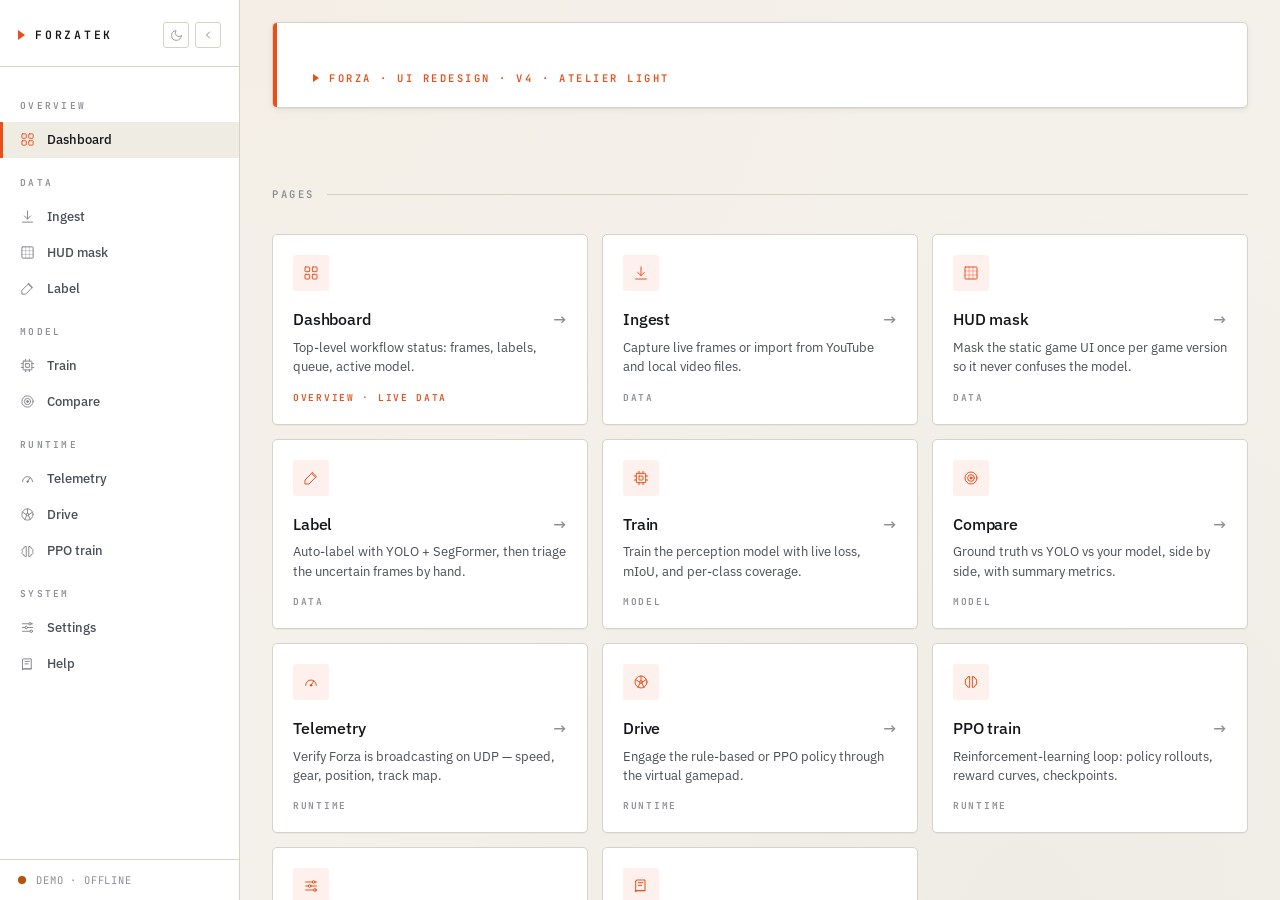
<file: frontend/index.html>
<!DOCTYPE html>
<html lang="en">
<head>
  <meta charset="UTF-8" />
  <title>ForzaTek — Redesign Preview</title>
  <link rel="stylesheet" href="app.css" />
  <script src="app.js"></script>
  <style>
    .hero {
      padding: 44px 40px 40px;
      background: var(--surface);
      border: 1px solid var(--edge);
      border-radius: var(--radius-lg);
      box-shadow: var(--shadow-2);
      position: relative;
      overflow: hidden;
      margin-bottom: 26px;
    }
    .hero::before {
      content: '';
      position: absolute; left: 0; top: 0; bottom: 0;
      width: 4px;
      background: var(--accent);
    }
    .hero .eyebrow {
      font-family: var(--font-mono);
      font-size: 10.5px;
      font-weight: 600;
      letter-spacing: 0.24em;
      color: var(--accent);
      text-transform: uppercase;
      margin-bottom: 18px;
      display: inline-flex; align-items: center; gap: 10px;
    }
    .hero .eyebrow::before {
      content: ''; width: 0; height: 0;
      border-left: 6px solid var(--accent);
      border-top: 4px solid transparent;
      border-bottom: 4px solid transparent;
    }
    .hero h1 {
      font-size: 40px;
      font-weight: 500;
      letter-spacing: -0.025em;
      color: var(--ink);
      line-height: 1.1;
      max-width: 760px;
    }
    .hero h1 span { color: var(--accent); }
    .hero p {
      font-size: 14.5px;
      color: var(--ink-dim);
      max-width: 660px;
      margin-top: 16px;
      line-height: 1.65;
    }
    .hero .meta {
      margin-top: 24px;
      display: flex; gap: 8px; flex-wrap: wrap;
    }

    .section-title {
      font-family: var(--font-mono);
      font-size: 10.5px;
      font-weight: 600;
      letter-spacing: 0.24em;
      color: var(--ink-faint);
      text-transform: uppercase;
      margin: 36px 0 16px;
      display: flex; align-items: center; gap: 12px;
    }
    .section-title::after {
      content: '';
      flex: 1;
      height: 1px;
      background: var(--edge);
    }

    .page-grid {
      display: grid;
      grid-template-columns: repeat(auto-fill, minmax(260px, 1fr));
      gap: 14px;
    }
    .page-card {
      background: var(--surface);
      border: 1px solid var(--edge);
      border-radius: var(--radius-lg);
      padding: 20px 20px 18px;
      position: relative;
      display: block;
      transition: border-color var(--tx), transform var(--tx), box-shadow var(--tx);
      box-shadow: var(--shadow-1);
      overflow: hidden;
    }
    .page-card:hover {
      border-color: var(--edge-hot);
      transform: translateY(-1px);
      box-shadow: var(--shadow-2);
    }
    .page-card:hover .pc-title { color: var(--accent); }
    .page-card:hover .pc-arrow { transform: translateX(3px); color: var(--accent); }

    .pc-icon {
      width: 36px; height: 36px;
      border-radius: var(--radius);
      background: var(--accent-bg);
      display: inline-flex; align-items: center; justify-content: center;
      color: var(--accent);
      margin-bottom: 16px;
    }
    .pc-title {
      font-size: 16px;
      font-weight: 500;
      color: var(--ink);
      letter-spacing: -0.01em;
      transition: color var(--tx);
      display: flex; justify-content: space-between; align-items: center;
    }
    .pc-arrow {
      color: var(--ink-faint);
      transition: transform var(--tx), color var(--tx);
    }
    .pc-sub {
      font-size: 12.5px;
      color: var(--ink-dim);
      line-height: 1.55;
      margin-top: 6px;
    }
    .pc-tag {
      font-family: var(--font-mono);
      font-size: 9.5px;
      font-weight: 600;
      letter-spacing: 0.18em;
      text-transform: uppercase;
      color: var(--ink-faint);
      margin-top: 14px;
    }
    .pc-tag.stub { color: var(--warn); }
    .pc-tag.live { color: var(--accent); }

    .tokens-row {
      display: grid;
      grid-template-columns: repeat(auto-fit, minmax(130px, 1fr));
      gap: 10px;
      margin-top: 12px;
    }
    .swatch {
      border: 1px solid var(--edge);
      border-radius: var(--radius);
      padding: 12px 14px;
      background: var(--surface);
      display: flex; flex-direction: column; gap: 8px;
    }
    .swatch .chip {
      height: 36px;
      border-radius: 3px;
      border: 1px solid rgba(20,22,27,0.08);
    }
    .swatch .name {
      font-family: var(--font-mono);
      font-size: 10px;
      font-weight: 600;
      letter-spacing: 0.12em;
      color: var(--ink-faint);
      text-transform: uppercase;
    }
    .swatch .hex {
      font-family: var(--font-mono);
      font-size: 11.5px;
      color: var(--ink);
    }
  </style>
</head>
<body>

<main class="page">

  <section class="hero">
    <div class="eyebrow">Forza · UI redesign · v4 · Atelier Light</div>
    <h1>A new face for <span>the driver-training console.</span></h1>
    <p>
      A complete rethink of the visual language — warm paper background, deep-ink type, a single rally-orange signal accent. Sharper geometry, no glow, no glass. Same class names across the system, so all eleven pages adopt the new look without per-page rewrites.
    </p>
    <div class="meta">
      <span class="pill accent">11 pages</span>
      <span class="pill">design tokens</span>
      <span class="pill">shared components</span>
      <span class="pill">drop-in replacement</span>
    </div>
  </section>

  <div class="section-title">Pages</div>
  <div class="page-grid">

    <a href="dashboard.html" class="page-card">
      <div class="pc-icon"><svg width="16" height="16" viewBox="0 0 24 24" fill="none" stroke="currentColor" stroke-width="1.5" stroke-linecap="round" stroke-linejoin="round"><rect x="3" y="3" width="7" height="7" rx="1"/><rect x="14" y="3" width="7" height="7" rx="1"/><rect x="3" y="14" width="7" height="7" rx="1"/><rect x="14" y="14" width="7" height="7" rx="1"/></svg></div>
      <div class="pc-title">Dashboard <span class="pc-arrow">→</span></div>
      <div class="pc-sub">Top-level workflow status: frames, labels, queue, active model.</div>
      <div class="pc-tag live">Overview · live data</div>
    </a>

    <a href="ingest.html" class="page-card">
      <div class="pc-icon"><svg width="16" height="16" viewBox="0 0 24 24" fill="none" stroke="currentColor" stroke-width="1.5" stroke-linecap="round" stroke-linejoin="round"><path d="M12 3v13M7 11l5 5 5-5M4 21h16"/></svg></div>
      <div class="pc-title">Ingest <span class="pc-arrow">→</span></div>
      <div class="pc-sub">Capture live frames or import from YouTube and local video files.</div>
      <div class="pc-tag">Data</div>
    </a>

    <a href="hud_mask.html" class="page-card">
      <div class="pc-icon"><svg width="16" height="16" viewBox="0 0 24 24" fill="none" stroke="currentColor" stroke-width="1.5" stroke-linecap="round" stroke-linejoin="round"><rect x="3" y="3" width="18" height="18" rx="1"/><path d="M3 9h18M3 15h18M9 3v18M15 3v18" opacity="0.4"/></svg></div>
      <div class="pc-title">HUD mask <span class="pc-arrow">→</span></div>
      <div class="pc-sub">Mask the static game UI once per game version so it never confuses the model.</div>
      <div class="pc-tag">Data</div>
    </a>

    <a href="label.html" class="page-card">
      <div class="pc-icon"><svg width="16" height="16" viewBox="0 0 24 24" fill="none" stroke="currentColor" stroke-width="1.5" stroke-linecap="round" stroke-linejoin="round"><path d="M14 4l6 6L9 21H3v-6L14 4z"/><path d="M13 5l6 6"/></svg></div>
      <div class="pc-title">Label <span class="pc-arrow">→</span></div>
      <div class="pc-sub">Auto-label with YOLO + SegFormer, then triage the uncertain frames by hand.</div>
      <div class="pc-tag">Data</div>
    </a>

    <a href="train.html" class="page-card">
      <div class="pc-icon"><svg width="16" height="16" viewBox="0 0 24 24" fill="none" stroke="currentColor" stroke-width="1.5" stroke-linecap="round" stroke-linejoin="round"><rect x="5" y="5" width="14" height="14" rx="1"/><rect x="9" y="9" width="6" height="6" rx="0.5"/><path d="M9 2v3M15 2v3M9 19v3M15 19v3M2 9h3M2 15h3M19 9h3M19 15h3"/></svg></div>
      <div class="pc-title">Train <span class="pc-arrow">→</span></div>
      <div class="pc-sub">Train the perception model with live loss, mIoU, and per-class coverage.</div>
      <div class="pc-tag">Model</div>
    </a>

    <a href="compare.html" class="page-card">
      <div class="pc-icon"><svg width="16" height="16" viewBox="0 0 24 24" fill="none" stroke="currentColor" stroke-width="1.5" stroke-linecap="round" stroke-linejoin="round"><circle cx="12" cy="12" r="9"/><circle cx="12" cy="12" r="5"/><circle cx="12" cy="12" r="1.5" fill="currentColor"/></svg></div>
      <div class="pc-title">Compare <span class="pc-arrow">→</span></div>
      <div class="pc-sub">Ground truth vs YOLO vs your model, side by side, with summary metrics.</div>
      <div class="pc-tag">Model</div>
    </a>

    <a href="telemetry.html" class="page-card">
      <div class="pc-icon"><svg width="16" height="16" viewBox="0 0 24 24" fill="none" stroke="currentColor" stroke-width="1.5" stroke-linecap="round" stroke-linejoin="round"><path d="M4 17a8 8 0 1116 0"/><path d="M12 17l4-6"/><circle cx="12" cy="17" r="1.2" fill="currentColor"/></svg></div>
      <div class="pc-title">Telemetry <span class="pc-arrow">→</span></div>
      <div class="pc-sub">Verify Forza is broadcasting on UDP — speed, gear, position, track map.</div>
      <div class="pc-tag">Runtime</div>
    </a>

    <a href="drive.html" class="page-card">
      <div class="pc-icon"><svg width="16" height="16" viewBox="0 0 24 24" fill="none" stroke="currentColor" stroke-width="1.5" stroke-linecap="round" stroke-linejoin="round"><circle cx="12" cy="12" r="9"/><circle cx="12" cy="12" r="2"/><path d="M12 3v7M4.5 8.5l6 4M19.5 8.5l-6 4M7.5 20l3-6M16.5 20l-3-6"/></svg></div>
      <div class="pc-title">Drive <span class="pc-arrow">→</span></div>
      <div class="pc-sub">Engage the rule-based or PPO policy through the virtual gamepad.</div>
      <div class="pc-tag">Runtime</div>
    </a>

    <a href="ppo.html" class="page-card">
      <div class="pc-icon"><svg width="16" height="16" viewBox="0 0 24 24" fill="none" stroke="currentColor" stroke-width="1.5" stroke-linecap="round" stroke-linejoin="round"><path d="M9 4a3 3 0 00-3 3 3 3 0 00-2 5 3 3 0 002 5 3 3 0 003 3h1V4H9z"/><path d="M15 4a3 3 0 013 3 3 3 0 012 5 3 3 0 01-2 5 3 3 0 01-3 3h-1V4h1z"/></svg></div>
      <div class="pc-title">PPO train <span class="pc-arrow">→</span></div>
      <div class="pc-sub">Reinforcement-learning loop: policy rollouts, reward curves, checkpoints.</div>
      <div class="pc-tag">Runtime</div>
    </a>

    <a href="settings.html" class="page-card">
      <div class="pc-icon"><svg width="16" height="16" viewBox="0 0 24 24" fill="none" stroke="currentColor" stroke-width="1.5" stroke-linecap="round" stroke-linejoin="round"><path d="M4 6h10M18 6h2M4 12h4M12 12h8M4 18h12M20 18h0"/><circle cx="16" cy="6" r="2"/><circle cx="10" cy="12" r="2"/><circle cx="18" cy="18" r="2"/></svg></div>
      <div class="pc-title">Settings <span class="pc-arrow">→</span></div>
      <div class="pc-sub">Persistent preferences and pipeline tunables.</div>
      <div class="pc-tag stub">System · stub</div>
    </a>

    <a href="help.html" class="page-card">
      <div class="pc-icon"><svg width="16" height="16" viewBox="0 0 24 24" fill="none" stroke="currentColor" stroke-width="1.5" stroke-linecap="round" stroke-linejoin="round"><path d="M4 5a2 2 0 012-2h12v16H6a2 2 0 00-2 2V5z"/><path d="M4 19h14M8 7h7M8 11h5"/></svg></div>
      <div class="pc-title">Help <span class="pc-arrow">→</span></div>
      <div class="pc-sub">Workflow guide, troubleshooting, and the hotkey reference.</div>
      <div class="pc-tag stub">System · stub</div>
    </a>

  </div>

  <div class="section-title">Design tokens</div>
  <div class="panel">
    <div class="panel-header">Surfaces &amp; ink</div>
    <div class="tokens-row">
      <div class="swatch"><div class="chip" style="background: var(--bg)"></div><div class="name">--bg</div><div class="hex">#f4f1ea</div></div>
      <div class="swatch"><div class="chip" style="background: var(--surface)"></div><div class="name">--surface</div><div class="hex">#ffffff</div></div>
      <div class="swatch"><div class="chip" style="background: var(--surface-2)"></div><div class="name">--surface-2</div><div class="hex">#efece4</div></div>
      <div class="swatch"><div class="chip" style="background: var(--surface-3)"></div><div class="name">--surface-3</div><div class="hex">#e6e2d8</div></div>
      <div class="swatch"><div class="chip" style="background: var(--ink)"></div><div class="name">--ink</div><div class="hex">#14161b</div></div>
      <div class="swatch"><div class="chip" style="background: var(--ink-dim)"></div><div class="name">--ink-dim</div><div class="hex">#4a4e58</div></div>
    </div>

    <div class="panel-header" style="margin-top: 22px;">Signal &amp; semantic</div>
    <div class="tokens-row">
      <div class="swatch"><div class="chip" style="background: var(--accent)"></div><div class="name">--accent</div><div class="hex">#e8501a</div></div>
      <div class="swatch"><div class="chip" style="background: var(--ok)"></div><div class="name">--ok</div><div class="hex">#15803d</div></div>
      <div class="swatch"><div class="chip" style="background: var(--warn)"></div><div class="name">--warn</div><div class="hex">#b45309</div></div>
      <div class="swatch"><div class="chip" style="background: var(--danger)"></div><div class="name">--danger</div><div class="hex">#b91c1c</div></div>
    </div>
  </div>

  <div class="section-title">Sample components</div>
  <section class="grid grid-auto">
    <div class="panel">
      <div class="panel-header">Buttons</div>
      <div style="display: flex; gap: 8px; flex-wrap: wrap;">
        <button class="btn">Default</button>
        <button class="btn btn-primary">Primary</button>
        <button class="btn btn-ok">Accept</button>
        <button class="btn btn-warn">Caution</button>
        <button class="btn btn-bad">Danger</button>
        <button class="btn" disabled>Disabled</button>
      </div>
    </div>

    <div class="panel">
      <div class="panel-header">Pills</div>
      <div style="display: flex; gap: 6px; flex-wrap: wrap;">
        <span class="pill">idle</span>
        <span class="pill accent">live</span>
        <span class="pill ok">connected</span>
        <span class="pill warn">degraded</span>
        <span class="pill bad">disconnected</span>
        <span class="pill nums">v2 · module 1</span>
      </div>
    </div>

    <div class="panel">
      <div class="panel-header">Progress</div>
      <div class="progress-track"><div class="progress-fill" style="width: 62%"></div></div>
      <div style="display: flex; justify-content: space-between; margin-top: 8px; font-size: 11px; color: var(--ink-dim); font-family: var(--font-mono);">
        <span>extracting</span><span>62.4%</span>
      </div>
    </div>

    <div class="stat-card state-ok">
      <div class="label">Frames captured</div>
      <div class="value nums">18,420</div>
      <div class="sub">3 game versions</div>
    </div>
  </section>

</main>

<script>
  ForzaTek.mount('dashboard');
</script>

</body>
</html>
</file>
<file: frontend/app.css>
/*
 * Forza — Shared Stylesheet (v4 · "Atelier Light")
 * ================================================
 * Totally different visual language from v3:
 *   • Warm paper background, deep-ink text, no dark mode
 *   • Single signal-orange accent (rally pace notes, brake-light energy)
 *   • Sharper geometry — small radii, hairline edges, no glow / no gradient chrome
 *   • Typography forward: tight tracking on heads, mono labels everywhere
 *   • High-contrast, editorial feel — like an engineering workbench
 *
 * Same token names + component class names as v3, so every page picks up
 * the new look without per-page edits.
 */

/* ─── Tokens ─────────────────────────────────────────────────────── */
:root {
  /* Paper / surfaces */
  --bg:        #f4f1ea;          /* warm cream paper */
  --surface:   #ffffff;          /* pure white panel */
  --surface-2: #efece4;          /* recessed */
  --surface-3: #e6e2d8;          /* deeper recessed */

  /* Edges — warm hairlines */
  --edge:      #d6d2c6;
  --edge-hot:  #b9b3a2;
  --edge-sub:  #e4e0d4;

  /* Ink */
  --ink:       #14161b;          /* near-black */
  --ink-dim:   #4a4e58;
  --ink-faint: #8c8e96;

  /* Signal accent — rally orange */
  --accent:     #e8501a;
  --accent-2:   #c33d0e;          /* hover / pressed */
  --accent-dim: #c75c2a;
  --accent-bg:  rgba(232, 80, 26, 0.08);
  --accent-bg-2:rgba(232, 80, 26, 0.16);
  --accent-ink: #ffffff;          /* readable ink on accent fill */

  /* Semantic — deeper, ink-friendly */
  --ok:       #15803d;
  --ok-bg:    rgba(21, 128, 61, 0.08);
  --warn:     #b45309;
  --warn-bg:  rgba(180, 83, 9, 0.10);
  --danger:   #b91c1c;
  --danger-bg:rgba(185, 28, 28, 0.08);

  /* Type */
  --font-sans: 'IBM Plex Sans', 'Inter', system-ui, -apple-system, sans-serif;
  --font-serif:'IBM Plex Serif', Georgia, serif;
  --font-mono: 'JetBrains Mono', ui-monospace, 'SF Mono', Consolas, monospace;

  --radius:    3px;
  --radius-lg: 5px;
  --radius-pill: 999px;

  --shadow-1:  0 1px 0 rgba(20,22,27,0.04);
  --shadow-2:  0 2px 6px rgba(20,22,27,0.06),
               0 1px 0 rgba(20,22,27,0.04);

  --tx: 120ms cubic-bezier(.3,.7,.3,1);
}

/* ─── Shared animations ──────────────────────────────────────────── */
@keyframes ftk-spin     { to { transform: rotate(360deg); } }
@keyframes spin         { to { transform: rotate(360deg); } }
@keyframes ftk-indeterm {
  0%   { transform: translateX(-120%); }
  100% { transform: translateX(280%); }
}
@keyframes indeterm     {
  0%   { transform: translateX(-120%); }
  100% { transform: translateX(280%); }
}
@keyframes ftk-pulse-dim {
  0%, 100% { opacity: 1; }
  50%      { opacity: 0.55; }
}

/* ─── Reset ──────────────────────────────────────────────────────── */
* { box-sizing: border-box; margin: 0; padding: 0; }

html, body {
  background: var(--bg);
  color: var(--ink);
  font-family: var(--font-sans);
  font-weight: 400;
  font-size: 13.5px;
  line-height: 1.55;
  height: 100vh;          /* lock to viewport — outer never scrolls */
  overflow: hidden;
  -webkit-font-smoothing: antialiased;
  -moz-osx-font-smoothing: grayscale;
  text-rendering: optimizeLegibility;
}

/* Subtle paper grain — barely visible noise so the cream surface doesn't
   feel digital-flat. Pure CSS, no asset. */
body {
  background-image:
    radial-gradient(circle at 20% 0%, rgba(232,80,26,0.020), transparent 50%),
    radial-gradient(circle at 80% 100%, rgba(20,22,27,0.025), transparent 55%);
  background-attachment: fixed;
}

a { color: var(--accent); text-decoration: none; transition: color var(--tx); }
a:hover { color: var(--accent-2); }

button { font-family: inherit; }

::-webkit-scrollbar         { width: 10px; height: 10px; }
::-webkit-scrollbar-track   { background: transparent; }
::-webkit-scrollbar-thumb   { background: var(--edge); border-radius: 999px;
                              border: 2px solid var(--bg); }
::-webkit-scrollbar-thumb:hover { background: var(--edge-hot); }

*:focus { outline: none; }
*:focus-visible {
  outline: 2px solid var(--accent);
  outline-offset: 2px;
  border-radius: var(--radius);
}

.nums { font-family: var(--font-mono); font-variant-numeric: tabular-nums; }

/* ─── Sidebar shell ───────────────────────────────────────────────── */
body.with-sidebar { padding-left: 240px; transition: padding-left var(--tx); }
body.with-sidebar.sidebar-collapsed { padding-left: 60px; }

.sidebar {
  position: fixed; inset: 0 auto 0 0;
  width: 240px;
  background: var(--surface);
  border-right: 1px solid var(--edge);
  display: flex; flex-direction: column;
  transition: width var(--tx);
  z-index: 100;
}
body.sidebar-collapsed .sidebar { width: 60px; }

.sidebar-header {
  padding: 22px 18px 18px;
  border-bottom: 1px solid var(--edge);
  display: flex; align-items: center; justify-content: space-between;
  gap: 8px;
  min-height: 64px;
}
.sidebar-header-actions {
  display: inline-flex;
  align-items: center;
  gap: 6px;
  flex-shrink: 0;
}
.sidebar-brand {
  font-family: var(--font-mono);
  font-size: 11.5px;
  font-weight: 600;
  letter-spacing: 0.24em;
  color: var(--ink);
  text-transform: uppercase;
  white-space: nowrap;
  overflow: hidden;
  display: inline-flex; align-items: center; gap: 10px;
}
.sidebar-brand::before {
  content: '';
  width: 0; height: 0;
  border-left: 7px solid var(--accent);
  border-top: 5px solid transparent;
  border-bottom: 5px solid transparent;
  flex-shrink: 0;
}
body.sidebar-collapsed .sidebar-brand { font-size: 0; gap: 0; }
body.sidebar-collapsed .sidebar-brand::before { margin: 0 auto; }

.sidebar-toggle {
  background: transparent;
  border: 1px solid var(--edge);
  color: var(--ink-faint);
  width: 26px; height: 26px;
  border-radius: var(--radius);
  cursor: pointer;
  display: inline-flex; align-items: center; justify-content: center;
  transition: color var(--tx), border-color var(--tx), background var(--tx);
}
.sidebar-toggle:hover {
  color: var(--ink);
  border-color: var(--edge-hot);
  background: var(--surface-2);
}

.sidebar-nav {
  flex: 1; overflow-y: auto; overflow-x: hidden;
  padding: 14px 0;
}

.sidebar-section {
  font-family: var(--font-mono);
  font-size: 9.5px;
  font-weight: 600;
  letter-spacing: 0.24em;
  color: var(--ink-faint);
  text-transform: uppercase;
  padding: 18px 20px 8px;
}
body.sidebar-collapsed .sidebar-section {
  padding: 16px 0 4px;
  font-size: 0;
  height: 12px;
  position: relative;
}
body.sidebar-collapsed .sidebar-section::after {
  content: '';
  position: absolute;
  left: 14px; right: 14px; top: 50%;
  height: 1px;
  background: var(--edge);
}

.sidebar-link {
  display: flex; align-items: center; gap: 12px;
  padding: 8px 16px 8px 20px;
  color: var(--ink-dim);
  font-size: 13px;
  font-weight: 500;
  white-space: nowrap;
  overflow: hidden;
  position: relative;
  transition: background var(--tx), color var(--tx);
}
.sidebar-link:hover {
  background: var(--surface-2);
  color: var(--ink);
}
.sidebar-link.active {
  color: var(--ink);
  background: var(--surface-2);
}
.sidebar-link.active::before {
  content: '';
  position: absolute;
  left: 0; top: 0; bottom: 0;
  width: 3px;
  background: var(--accent);
}
.sidebar-link svg { flex-shrink: 0; opacity: 0.70; }
.sidebar-link:hover svg { opacity: 1; }
.sidebar-link.active svg { color: var(--accent); opacity: 1; }
body.sidebar-collapsed .sidebar-link {
  justify-content: center;
  padding: 10px 0;
}
body.sidebar-collapsed .sidebar-link span { display: none; }
body.sidebar-collapsed .sidebar-link.active::before { width: 2px; }

.sidebar-footer {
  border-top: 1px solid var(--edge);
  padding: 12px 18px;
  display: flex; align-items: center; gap: 10px;
  font-family: var(--font-mono);
  font-size: 10.5px;
  letter-spacing: 0.08em;
  color: var(--ink-faint);
  text-transform: uppercase;
}
.health-dot {
  width: 8px; height: 8px; border-radius: 50%;
  background: var(--ink-faint);
  flex-shrink: 0;
}
.health-dot.ok    { background: var(--ok); }
.health-dot.warn  { background: var(--warn); }
.health-dot.bad   { background: var(--danger); }
body.sidebar-collapsed .sidebar-footer { justify-content: center; padding: 12px 0; }
body.sidebar-collapsed .sidebar-footer .health-text { display: none; }

/* ─── Page ────────────────────────────────────────────────────────── */
/* Body locks to the viewport. `.page` is the scroll container, so the
   user never sees a body scrollbar — only the page's own.  Pages that
   want a strict no-scroll layout add `.page.fit` and rely on internal
   panel scrolls (see Train). */
.page {
  padding: 22px 32px 24px;
  height: 100vh;
  max-height: 100vh;
  overflow-y: auto;
  overflow-x: hidden;
  display: flex;
  flex-direction: column;
  gap: 16px;
  animation: ftk-page-in 180ms cubic-bezier(.2,.7,.2,1) both;
}
.page.fit {
  overflow: hidden;          /* nothing scrolls at the page level */
}
.page > .page-header { flex-shrink: 0; }

/* The flex region below the header. Pages put their panels here; under
   .page.fit, this is a 100% min-height-0 region whose children manage
   their own scroll. */
.page-content {
  flex: 1 1 auto;
  min-height: 0;
  display: flex;
  flex-direction: column;
  gap: 14px;
}
.page.fit .page-content { overflow: hidden; }

@keyframes ftk-page-in {
  from { opacity: 0; transform: translateY(8px); }
  to   { opacity: 1; transform: translateY(0); }
}
@media (prefers-reduced-motion: reduce) {
  .page { animation: none; }
}

.page-header {
  display: flex;
  align-items: flex-end;
  justify-content: space-between;
  padding-bottom: 14px;
  margin-bottom: 0;
  border-bottom: 1px solid var(--edge);
  gap: 16px;
  flex-wrap: wrap;
}
.page-header .crumb {
  font-family: var(--font-mono);
  font-size: 10.5px;
  font-weight: 600;
  letter-spacing: 0.20em;
  color: var(--ink-faint);
  text-transform: uppercase;
  margin-bottom: 8px;
}
.page-header h1 {
  font-size: 28px;
  font-weight: 500;
  letter-spacing: -0.018em;
  color: var(--ink);
  line-height: 1.1;
}
.page-header .page-title {
  font-size: 28px;
  font-weight: 500;
  letter-spacing: -0.018em;
  color: var(--ink);
  line-height: 1.1;
}
.page-header .page-subtitle,
.page-header .page-sub {
  font-size: 13.5px;
  color: var(--ink-dim);
  margin-top: 6px;
  max-width: 600px;
}
.page-header .pills { display: flex; gap: 6px; flex-wrap: wrap; }

/* ─── Pills ──────────────────────────────────────────────────────── */
.pill {
  font-family: var(--font-mono);
  font-size: 10px;
  font-weight: 600;
  letter-spacing: 0.10em;
  text-transform: uppercase;
  padding: 4px 10px;
  border: 1px solid var(--edge);
  border-radius: var(--radius-pill);
  color: var(--ink-dim);
  background: var(--surface);
  white-space: nowrap;
  display: inline-flex; align-items: center; gap: 6px;
}
.pill.ok    { color: var(--ok);     border-color: rgba(21,128,61,0.30); background: var(--ok-bg); }
.pill.warn  { color: var(--warn);   border-color: rgba(180,83,9,0.30);  background: var(--warn-bg); }
.pill.bad   { color: var(--danger); border-color: rgba(185,28,28,0.30); background: var(--danger-bg); }
.pill.accent{ color: var(--accent); border-color: rgba(232,80,26,0.35); background: var(--accent-bg); }

/* ─── Panels ─────────────────────────────────────────────────────── */
.panel {
  background: var(--surface);
  border: 1px solid var(--edge);
  border-radius: var(--radius-lg);
  padding: 20px;
  box-shadow: var(--shadow-1);
}
.panel-header {
  font-family: var(--font-mono);
  font-size: 10px;
  font-weight: 600;
  letter-spacing: 0.20em;
  color: var(--ink-faint);
  text-transform: uppercase;
  margin-bottom: 16px;
  display: flex; justify-content: space-between; align-items: center;
  padding-bottom: 10px;
  border-bottom: 1px solid var(--edge-sub);
}
.section-label,
.page-title,
.panel-title {
  font-family: var(--font-mono);
  font-size: 10px;
  font-weight: 600;
  letter-spacing: 0.20em;
  color: var(--ink-faint);
  text-transform: uppercase;
}

/* ─── Grids ──────────────────────────────────────────────────────── */
.grid        { display: grid; gap: 16px; }
.grid-2      { grid-template-columns: repeat(2, 1fr); }
.grid-3      { grid-template-columns: repeat(3, 1fr); }
.grid-4      { grid-template-columns: repeat(4, 1fr); }
.grid-auto   { grid-template-columns: repeat(auto-fit, minmax(240px, 1fr)); }

/* ─── Stat cards ─────────────────────────────────────────────────── */
.stat-card {
  background: var(--surface);
  border: 1px solid var(--edge);
  border-radius: var(--radius-lg);
  padding: 20px 22px;
  display: flex; flex-direction: column; gap: 10px;
  position: relative;
  transition: border-color var(--tx), transform var(--tx), box-shadow var(--tx);
  box-shadow: var(--shadow-1);
  overflow: hidden;
}
.stat-card.linkable { cursor: pointer; }
.stat-card.linkable:hover {
  border-color: var(--edge-hot);
  transform: translateY(-1px);
  box-shadow: var(--shadow-2);
}
.stat-card.linkable:hover .value { color: var(--accent); }
.stat-card .label {
  font-family: var(--font-mono);
  font-size: 10px;
  font-weight: 600;
  letter-spacing: 0.18em;
  color: var(--ink-faint);
  text-transform: uppercase;
}
.stat-card .value {
  font-family: var(--font-mono);
  font-variant-numeric: tabular-nums;
  font-size: 34px;
  font-weight: 500;
  color: var(--ink);
  line-height: 1;
  letter-spacing: -0.02em;
  transition: color var(--tx);
}
.stat-card .sub {
  font-size: 12.5px;
  color: var(--ink-dim);
  line-height: 1.5;
}
.stat-card.state-idle  .value { color: var(--ink-faint); }
.stat-card.state-ok    .value { color: var(--ok); }
.stat-card.state-warn  .value { color: var(--warn); }
.stat-card.state-bad   .value { color: var(--danger); }

/* Heavy left-rail for status cards */
.stat-card.state-ok::after,
.stat-card.state-warn::after,
.stat-card.state-bad::after {
  content: '';
  position: absolute; left: 0; top: 0; bottom: 0;
  width: 3px;
}
.stat-card.state-ok::after   { background: var(--ok); }
.stat-card.state-warn::after { background: var(--warn); }
.stat-card.state-bad::after  { background: var(--danger); }

/* ─── Buttons ────────────────────────────────────────────────────── */
.btn {
  font-family: var(--font-sans);
  font-size: 12.5px;
  font-weight: 500;
  letter-spacing: 0.02em;
  background: var(--surface);
  border: 1px solid var(--edge);
  color: var(--ink);
  padding: 7px 14px;
  border-radius: var(--radius);
  cursor: pointer;
  transition: border-color var(--tx), background var(--tx), color var(--tx);
  display: inline-flex; align-items: center; gap: 6px;
  white-space: nowrap;
}
.btn:hover:not(:disabled) {
  border-color: var(--edge-hot);
  background: var(--surface-2);
}
.btn:active:not(:disabled) { transform: translateY(1px); }
.btn:disabled { opacity: 0.4; cursor: not-allowed; }

.btn-primary {
  background: var(--accent);
  border-color: var(--accent);
  color: var(--accent-ink);
}
.btn-primary:hover:not(:disabled) {
  background: var(--accent-2);
  border-color: var(--accent-2);
  color: #fff;
}

.btn-ok      { color: var(--ok);     border-color: rgba(21,128,61,0.35);  background: var(--surface); }
.btn-ok:hover:not(:disabled)      { background: var(--ok-bg); border-color: var(--ok); }
.btn-warn    { color: var(--warn);   border-color: rgba(180,83,9,0.35);   background: var(--surface); }
.btn-warn:hover:not(:disabled)    { background: var(--warn-bg); border-color: var(--warn); }
.btn-bad,
.btn-danger  { color: var(--danger); border-color: rgba(185,28,28,0.35); background: var(--surface); }
.btn-bad:hover:not(:disabled),
.btn-danger:hover:not(:disabled)  { background: var(--danger-bg); border-color: var(--danger); }

.btn-lg { padding: 11px 22px; font-size: 13.5px; letter-spacing: 0.04em; }

/* ─── Inputs ─────────────────────────────────────────────────────── */
.input, .select,
input[type="text"], input[type="number"], input[type="url"], textarea, select {
  background: var(--surface);
  border: 1px solid var(--edge);
  color: var(--ink);
  font-family: var(--font-mono);
  font-size: 12.5px;
  padding: 7px 10px;
  border-radius: var(--radius);
  transition: border-color var(--tx), background var(--tx), box-shadow var(--tx);
}
.input:focus, .select:focus,
input:focus, textarea:focus, select:focus {
  border-color: var(--accent);
  box-shadow: 0 0 0 3px var(--accent-bg);
  outline: none;
}
.input::placeholder, input::placeholder, textarea::placeholder {
  color: var(--ink-faint);
}
input[type="range"] { accent-color: var(--accent); }
input[type="checkbox"], input[type="radio"] { accent-color: var(--accent); }

.field { display: flex; flex-direction: column; gap: 5px; }
.field label {
  font-family: var(--font-mono);
  font-size: 10px;
  font-weight: 600;
  letter-spacing: 0.16em;
  color: var(--ink-faint);
  text-transform: uppercase;
}

/* ─── Helpers ────────────────────────────────────────────────────── */
.muted { color: var(--ink-faint); }
.row-flex { display: flex; align-items: center; gap: 8px; }
.spacer { flex: 1; }

.placeholder-block {
  padding: 40px 32px;
  text-align: center;
  color: var(--ink-faint);
  border: 1px dashed var(--edge);
  border-radius: var(--radius-lg);
  background: var(--surface);
  line-height: 1.7;
}
.placeholder-block strong { color: var(--ink-dim); }
.placeholder-block code {
  font-family: var(--font-mono);
  font-size: 12px;
  background: var(--surface-2);
  border: 1px solid var(--edge);
  padding: 1px 6px;
  border-radius: 3px;
  color: var(--ink-dim);
}

/* ─── Progress ───────────────────────────────────────────────────── */
.progress-track {
  height: 6px;
  width: 100%;
  background: var(--surface-3);
  border-radius: var(--radius-pill);
  overflow: hidden;
  position: relative;
}
.progress-fill {
  height: 100%;
  background: var(--accent);
  border-radius: var(--radius-pill);
  transition: width 200ms ease;
  position: relative;
}

/* ─── Tabs ───────────────────────────────────────────────────────── */
.tabs, .tab-strip {
  display: flex;
  gap: 4px;
  border-bottom: 1px solid var(--edge);
  margin-bottom: 22px;
}
.tab {
  padding: 12px 20px;
  background: transparent;
  color: var(--ink-faint);
  border: none;
  border-bottom: 2px solid transparent;
  font: inherit;
  font-size: 12px;
  font-weight: 600;
  letter-spacing: 0.08em;
  text-transform: uppercase;
  cursor: pointer;
  transition: color var(--tx), border-color var(--tx);
  margin-bottom: -1px;
}
.tab:hover { color: var(--ink-dim); }
.tab.active {
  color: var(--ink);
  border-bottom-color: var(--accent);
}
.tab-pane { display: none; }
.tab-pane.active { display: block; }

/* ─── Toolbar ────────────────────────────────────────────────────── */
.toolbar {
  display: flex;
  gap: 12px;
  align-items: center;
  padding: 11px 16px;
  background: var(--surface);
  border: 1px solid var(--edge);
  border-radius: var(--radius-lg);
  flex-wrap: wrap;
  box-shadow: var(--shadow-1);
}
.toolbar .sep {
  width: 1px; height: 22px;
  background: var(--edge);
  margin: 0 2px;
}
.toolbar label {
  font-family: var(--font-mono);
  font-size: 10px;
  font-weight: 600;
  letter-spacing: 0.14em;
  color: var(--ink-faint);
  text-transform: uppercase;
}

/* ─── Toast ──────────────────────────────────────────────────────── */
#ftkToastHost > div {
  border-radius: var(--radius) !important;
  box-shadow: var(--shadow-2);
  background: var(--surface) !important;
}

/* Common k/v rows */
.kv-row, .stat-row {
  display: flex;
  justify-content: space-between;
  align-items: center;
  padding: 8px 0;
  border-bottom: 1px solid var(--edge-sub);
  font-size: 12.5px;
}
.kv-row:last-child, .stat-row:last-child { border-bottom: 0; }
.kv-row .k, .stat-row .k { color: var(--ink-dim); }
.kv-row .v, .stat-row .v {
  color: var(--ink);
  font-family: var(--font-mono);
  font-variant-numeric: tabular-nums;
}

/* ─── Lists ──────────────────────────────────────────────────────── */
ol, ul { padding-left: 22px; }
ol li, ul li {
  margin: 6px 0;
  color: var(--ink-dim);
  line-height: 1.65;
}
ol li::marker { color: var(--ink-faint); font-variant-numeric: tabular-nums; }
ol li a, ul li a {
  font-weight: 500;
  color: var(--ink);
  border-bottom: 1px solid var(--accent);
}
ol li a:hover, ul li a:hover { color: var(--accent); }

/* Code */
code, kbd {
  font-family: var(--font-mono);
  font-size: 0.92em;
}
kbd {
  background: var(--surface);
  border: 1px solid var(--edge);
  border-bottom: 2px solid var(--edge-hot);
  border-radius: 3px;
  padding: 1px 6px;
  color: var(--ink-dim);
  font-size: 0.85em;
}

/* Tables */
table { border-collapse: collapse; }
th, td { padding: 9px 12px; }
th {
  font-family: var(--font-mono);
  font-size: 10px;
  font-weight: 600;
  letter-spacing: 0.14em;
  color: var(--ink-faint);
  text-transform: uppercase;
  text-align: left;
  border-bottom: 1px solid var(--edge);
}
td {
  border-bottom: 1px solid var(--edge-sub);
  font-size: 12.5px;
  color: var(--ink-dim);
}
td .nums, td.nums { color: var(--ink); }

/* Selection */
::selection {
  background: var(--accent);
  color: #fff;
}

/* ─── Marker classes for chrome accents ─────────────────────────── */
/* A red bottom-edge band on the page header used by some pages — opt-in. */
.page-header.with-accent { border-bottom-color: var(--ink); }

/* ═════════════════════════════════════════════════════════════════
   DARK THEME — true-AMOLED black
   Pure black bg + jet-black surfaces, vivid accent.
   Activated by [data-theme="dark"] on <html>.
   ═════════════════════════════════════════════════════════════════ */
[data-theme="dark"] {
  --bg:        #000000;
  --surface:   #0a0a0c;
  --surface-2: #131316;
  --surface-3: #1c1c20;

  --edge:      #232328;
  --edge-hot:  #38383f;
  --edge-sub:  #181820;

  --ink:       #fafafa;
  --ink-dim:   #a8a8b0;
  --ink-faint: #6a6a72;

  --accent:     #ff5c1f;          /* pumped slightly for OLED pop */
  --accent-2:   #ff7a45;
  --accent-dim: #b84718;
  --accent-bg:  rgba(255, 92, 31, 0.12);
  --accent-bg-2:rgba(255, 92, 31, 0.20);
  --accent-ink: #ffffff;

  --ok:       #4ade80;
  --ok-bg:    rgba(74, 222, 128, 0.10);
  --warn:     #fbbf24;
  --warn-bg:  rgba(251, 191, 36, 0.10);
  --danger:   #f87171;
  --danger-bg:rgba(248, 113, 113, 0.10);

  --shadow-1:  0 1px 0 rgba(255,255,255,0.02) inset,
               0 1px 2px rgba(0,0,0,0.5);
  --shadow-2:  0 1px 0 rgba(255,255,255,0.03) inset,
               0 4px 14px rgba(0,0,0,0.6);
}

/* Body grain — switch to subtle white grain on black */
[data-theme="dark"] body {
  background-image:
    radial-gradient(circle at 20% 0%, rgba(255,92,31,0.025), transparent 50%),
    radial-gradient(circle at 80% 100%, rgba(255,255,255,0.012), transparent 55%);
}

/* Kbd: invert the bottom-shadow trick so it reads as raised on black */
[data-theme="dark"] kbd {
  background: var(--surface-2);
  border-color: var(--edge);
  border-bottom-color: var(--edge-hot);
  color: var(--ink-dim);
}

/* Selection on dark */
[data-theme="dark"] ::selection {
  background: var(--accent);
  color: #000;
}

/* Default-button background needs to track surface, not stay white */
[data-theme="dark"] .btn,
[data-theme="dark"] .btn-ok,
[data-theme="dark"] .btn-warn,
[data-theme="dark"] .btn-bad,
[data-theme="dark"] .btn-danger {
  background: var(--surface-2);
}
[data-theme="dark"] .btn:hover:not(:disabled) {
  background: var(--surface-3);
}
[data-theme="dark"] .btn-ok:hover:not(:disabled)   { background: var(--ok-bg); }
[data-theme="dark"] .btn-warn:hover:not(:disabled) { background: var(--warn-bg); }
[data-theme="dark"] .btn-bad:hover:not(:disabled),
[data-theme="dark"] .btn-danger:hover:not(:disabled) { background: var(--danger-bg); }
[data-theme="dark"] .btn-primary {
  color: #000;
}

/* Inputs — inherit dark surface */
[data-theme="dark"] .input,
[data-theme="dark"] .select,
[data-theme="dark"] input[type="text"],
[data-theme="dark"] input[type="number"],
[data-theme="dark"] input[type="url"],
[data-theme="dark"] textarea,
[data-theme="dark"] select {
  background: var(--surface-2);
}
[data-theme="dark"] input:focus,
[data-theme="dark"] textarea:focus,
[data-theme="dark"] select:focus {
  background: var(--surface-3);
  box-shadow: 0 0 0 3px var(--accent-bg);
}

/* Toast host inherits surface */
[data-theme="dark"] #ftkToastHost > div {
  background: var(--surface) !important;
}

/* ─── Theme toggle button ─────────────────────────────────────── */
.theme-toggle {
  background: transparent;
  border: 1px solid var(--edge);
  color: var(--ink-faint);
  width: 26px; height: 26px;
  border-radius: var(--radius);
  cursor: pointer;
  display: inline-flex; align-items: center; justify-content: center;
  transition: color var(--tx), border-color var(--tx), background var(--tx);
  flex-shrink: 0;
}
.theme-toggle:hover {
  color: var(--ink);
  border-color: var(--edge-hot);
  background: var(--surface-2);
}
.theme-toggle svg { display: block; }
.theme-toggle .icon-moon { display: inline; }
.theme-toggle .icon-sun  { display: none; }
[data-theme="dark"] .theme-toggle .icon-moon { display: none; }
[data-theme="dark"] .theme-toggle .icon-sun  { display: inline; }

/* When sidebar collapsed, hide brand text but keep both toggles visible. */
body.sidebar-collapsed .sidebar-header {
  flex-direction: column;
  gap: 6px;
  padding: 14px 0;
}
body.sidebar-collapsed .sidebar-header-actions {
  flex-direction: column;
  gap: 6px;
}
</file>
